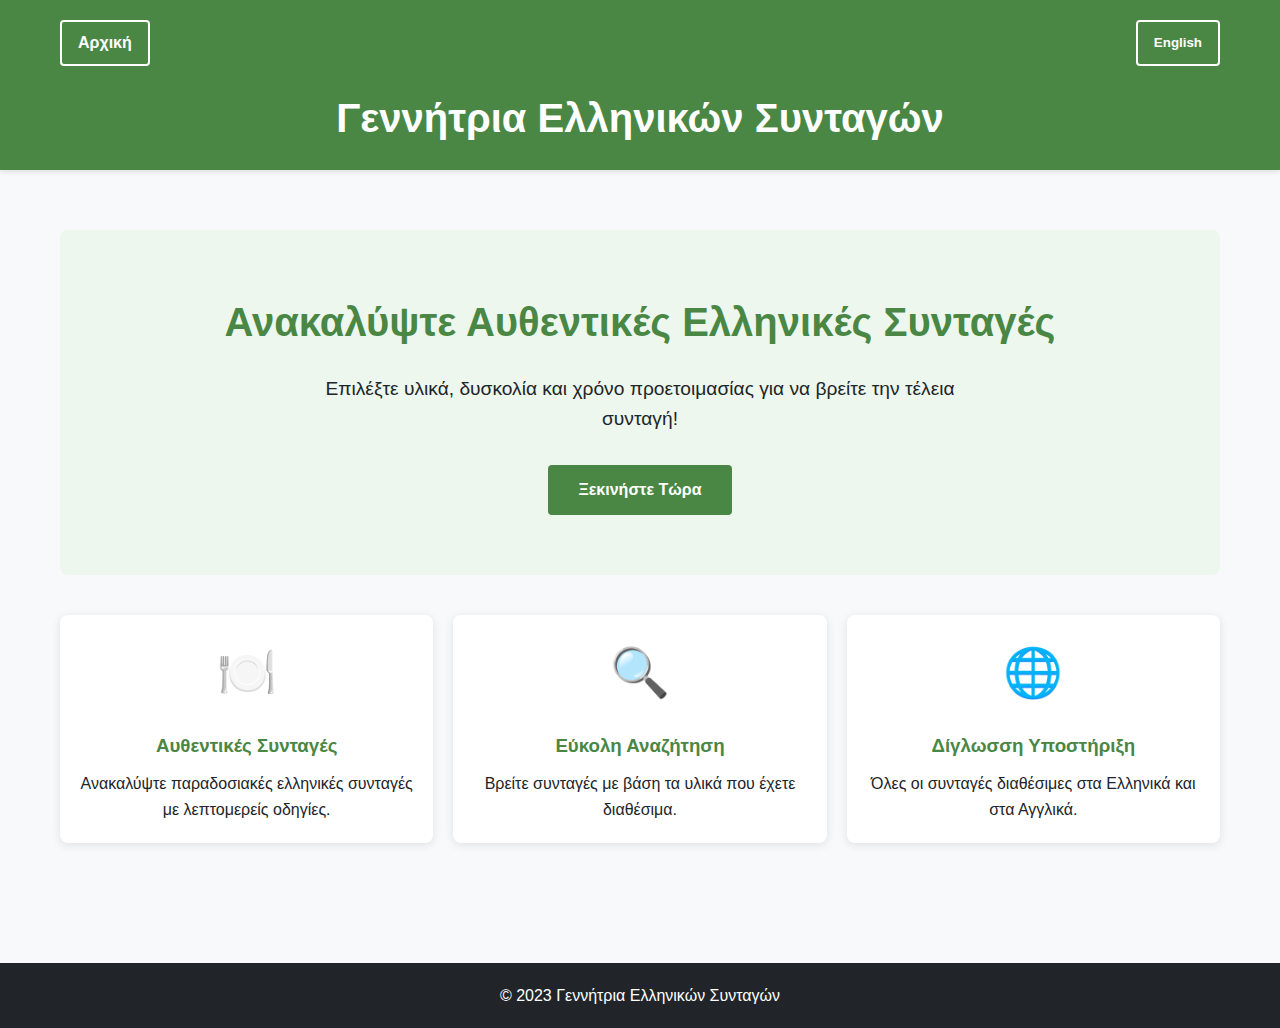
<file: index.html>
<!DOCTYPE html>
<html lang="el">
<head>
    <meta charset="UTF-8">
    <meta name="viewport" content="width=device-width, initial-scale=1.0">
    <title>Γεννήτρια Ελληνικών Συνταγών</title>
    <link rel="stylesheet" href="styles.css">
</head>
<body>
    <header>
        <div class="container">
            <nav>
                <a href="index.html" id="homeBtn" class="nav-button">Αρχική</a>
                <button id="languageToggle" class="language-toggle">English</button>
            </nav>
            <h1>Γεννήτρια Ελληνικών Συνταγών</h1>
        </div>
    </header>

    <main>
        <div class="container">
            <section class="hero-section">
                <h2 class="hero-title">Ανακαλύψτε Αυθεντικές Ελληνικές Συνταγές</h2>
                <p class="hero-description">Επιλέξτε υλικά, δυσκολία και χρόνο προετοιμασίας για να βρείτε την τέλεια συνταγή!</p>
                <a href="recipes.html" class="hero-button">Ξεκινήστε Τώρα</a>
            </section>
            
            <section class="features-section">
                <div class="feature">
                    <div class="feature-icon">🍽️</div>
                    <h3>Αυθεντικές Συνταγές</h3>
                    <p>Ανακαλύψτε παραδοσιακές ελληνικές συνταγές με λεπτομερείς οδηγίες.</p>
                </div>
                
                <div class="feature">
                    <div class="feature-icon">🔍</div>
                    <h3>Εύκολη Αναζήτηση</h3>
                    <p>Βρείτε συνταγές με βάση τα υλικά που έχετε διαθέσιμα.</p>
                </div>
                
                <div class="feature">
                    <div class="feature-icon">🌐</div>
                    <h3>Δίγλωσση Υποστήριξη</h3>
                    <p>Όλες οι συνταγές διαθέσιμες στα Ελληνικά και στα Αγγλικά.</p>
                </div>
            </section>
        </div>
    </main>
    
    <footer>
        <div class="container">
            <p>&copy; 2023 Γεννήτρια Ελληνικών Συνταγών</p>
        </div>
    </footer>

    <script>
        // Simple language toggle for the home page
        let currentLanguage = 'el';
        
        document.addEventListener('DOMContentLoaded', () => {
            const languageToggle = document.getElementById('languageToggle');
            
            // Set default language based on browser or previous selection
            const savedLanguage = localStorage.getItem('language');
            if (savedLanguage) {
                currentLanguage = savedLanguage;
                updateLanguage();
            }
            
            // Language toggle button
            languageToggle.addEventListener('click', () => {
                currentLanguage = currentLanguage === 'el' ? 'en' : 'el';
                localStorage.setItem('language', currentLanguage);
                updateLanguage();
            });
        });
        
        function updateLanguage() {
            const translations = {
                homeBtn: { el: 'Αρχική', en: 'Home' },
                languageToggle: { el: 'English', en: 'Ελληνικά' },
                title: { el: 'Γεννήτρια Ελληνικών Συνταγών', en: 'Greek Recipe Generator' },
                heroTitle: { el: 'Ανακαλύψτε Αυθεντικές Ελληνικές Συνταγές', en: 'Discover Authentic Greek Recipes' },
                heroDescription: { 
                    el: 'Επιλέξτε υλικά, δυσκολία και χρόνο προετοιμασίας για να βρείτε την τέλεια συνταγή!', 
                    en: 'Select ingredients, difficulty, and preparation time to find the perfect recipe!' 
                },
                heroButton: { el: 'Ξεκινήστε Τώρα', en: 'Start Now' },
                featureTitle1: { el: 'Αυθεντικές Συνταγές', en: 'Authentic Recipes' },
                featureDesc1: { 
                    el: 'Ανακαλύψτε παραδοσιακές ελληνικές συνταγές με λεπτομερείς οδηγίες.', 
                    en: 'Discover traditional Greek recipes with detailed instructions.' 
                },
                featureTitle2: { el: 'Εύκολη Αναζήτηση', en: 'Easy Search' },
                featureDesc2: { 
                    el: 'Βρείτε συνταγές με βάση τα υλικά που έχετε διαθέσιμα.', 
                    en: 'Find recipes based on the ingredients you have available.' 
                },
                featureTitle3: { el: 'Δίγλωσση Υποστήριξη', en: 'Bilingual Support' },
                featureDesc3: { 
                    el: 'Όλες οι συνταγές διαθέσιμες στα Ελληνικά και στα Αγγλικά.', 
                    en: 'All recipes available in both Greek and English.' 
                },
                footer: { el: '© 2023 Γεννήτρια Ελληνικών Συνταγών', en: '© 2023 Greek Recipe Generator' }
            };
            
            // Update page title
            document.title = translations.title[currentLanguage];
            
            // Update navigation
            document.getElementById('homeBtn').textContent = translations.homeBtn[currentLanguage];
            document.getElementById('languageToggle').textContent = translations.languageToggle[currentLanguage];
            
            // Update header
            document.querySelector('h1').textContent = translations.title[currentLanguage];
            
            // Update hero section
            document.querySelector('.hero-title').textContent = translations.heroTitle[currentLanguage];
            document.querySelector('.hero-description').textContent = translations.heroDescription[currentLanguage];
            document.querySelector('.hero-button').textContent = translations.heroButton[currentLanguage];
            
            // Update features
            const featureTitles = document.querySelectorAll('.feature h3');
            const featureDescs = document.querySelectorAll('.feature p');
            
            featureTitles[0].textContent = translations.featureTitle1[currentLanguage];
            featureDescs[0].textContent = translations.featureDesc1[currentLanguage];
            
            featureTitles[1].textContent = translations.featureTitle2[currentLanguage];
            featureDescs[1].textContent = translations.featureDesc2[currentLanguage];
            
            featureTitles[2].textContent = translations.featureTitle3[currentLanguage];
            featureDescs[2].textContent = translations.featureDesc3[currentLanguage];
            
            // Update footer
            document.querySelector('footer p').textContent = translations.footer[currentLanguage];
            
            // Update html lang attribute
            document.documentElement.lang = currentLanguage;
        }
    </script>
</body>
</html>
</file>
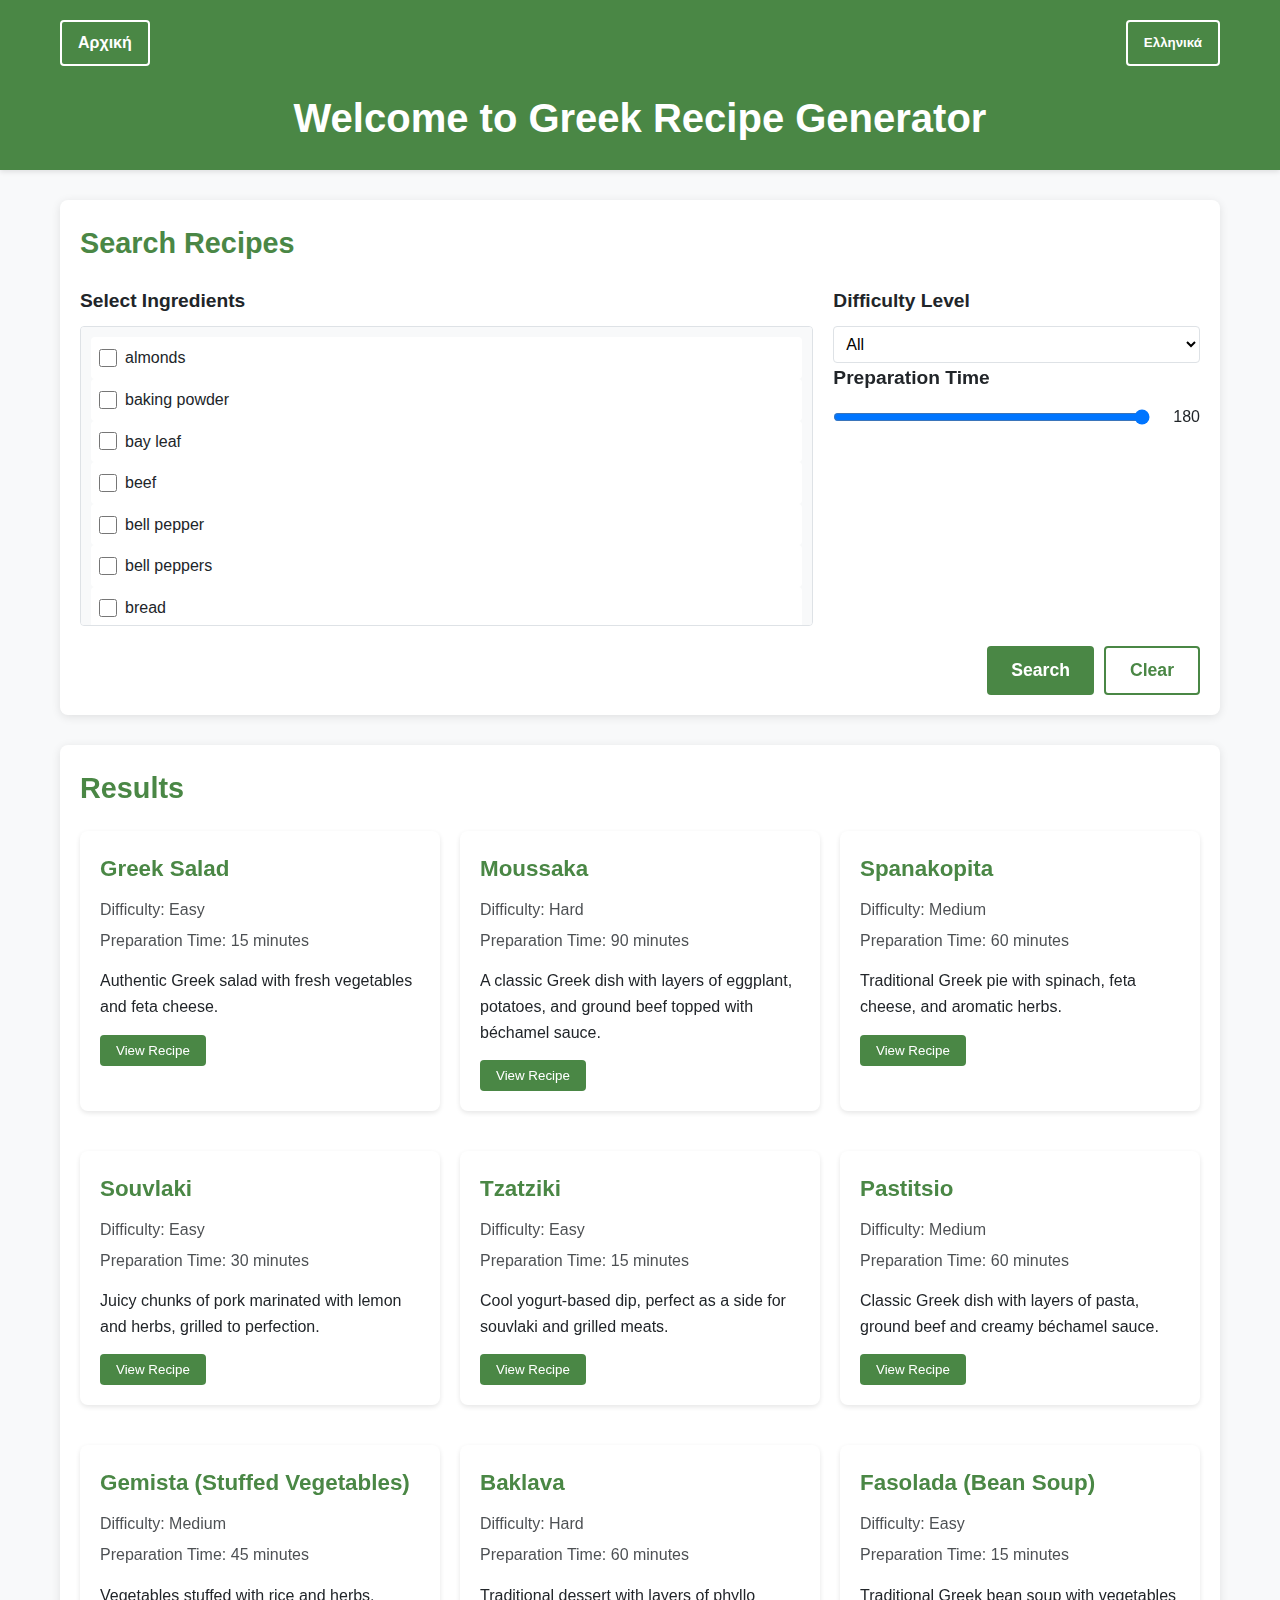
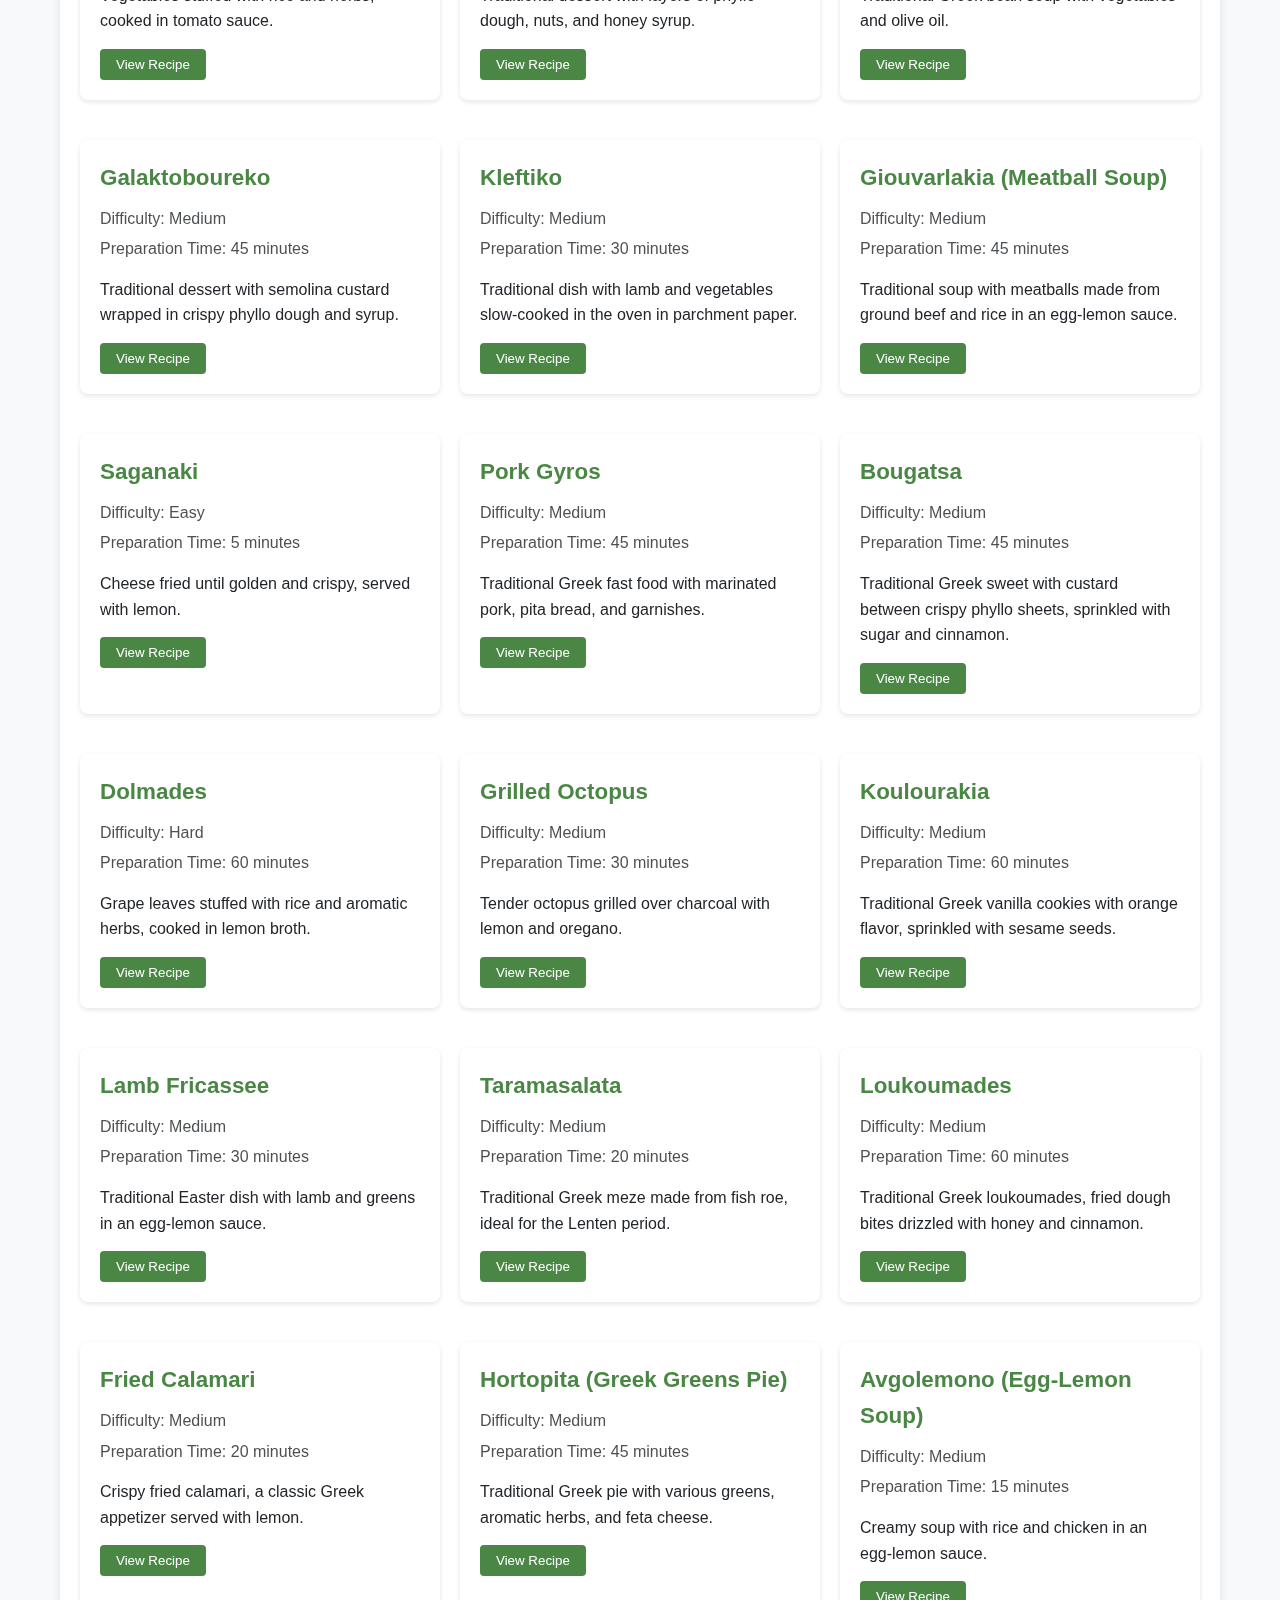
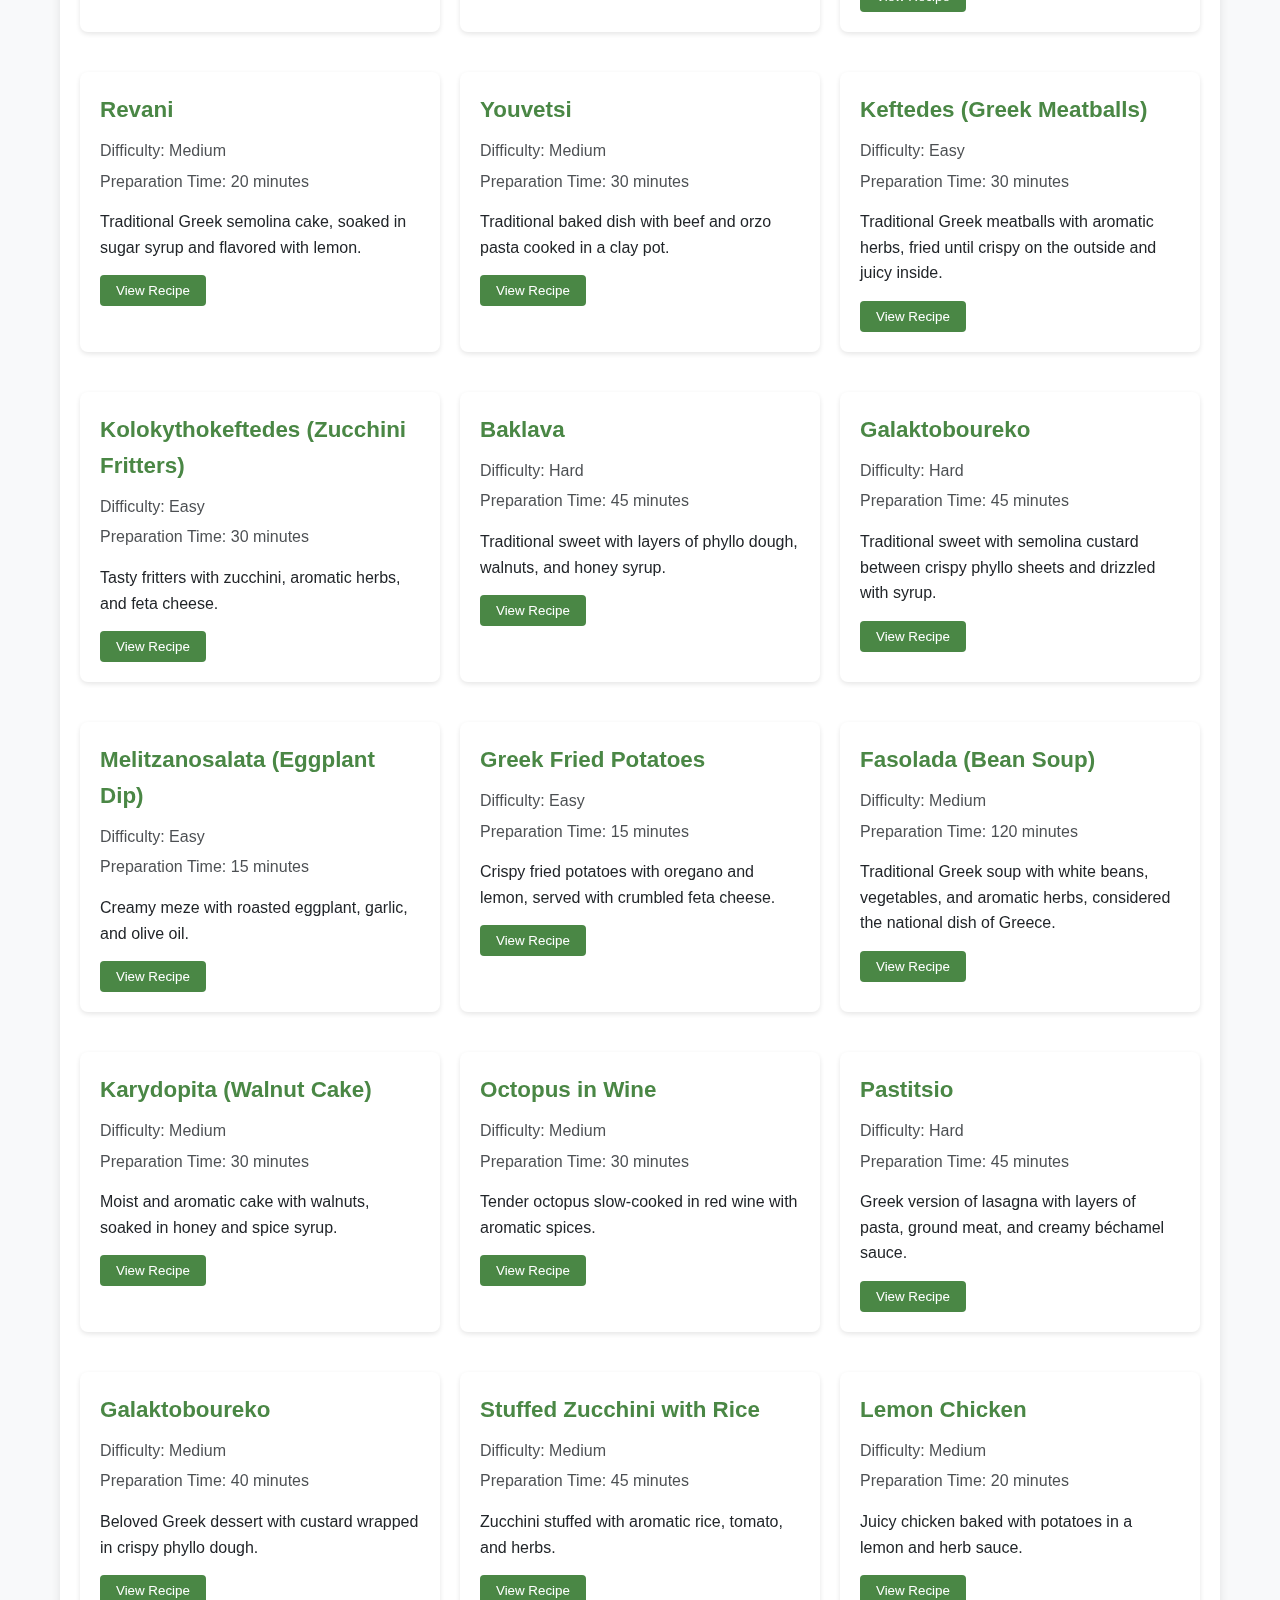
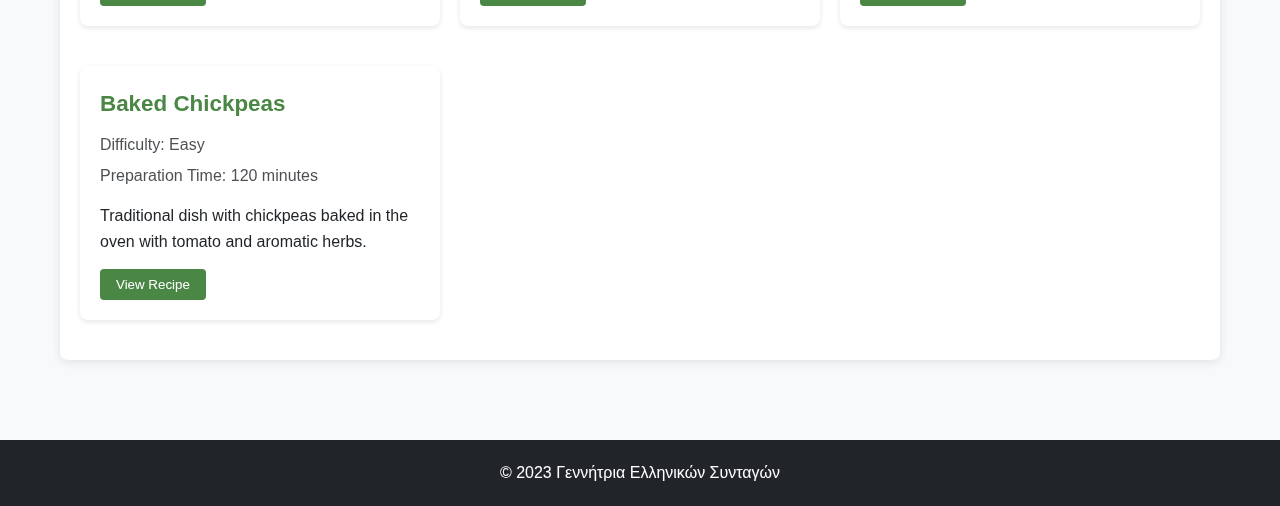
<file: recipes.html>
<!DOCTYPE html>
<html lang="el">
<head>
    <meta charset="UTF-8">
    <meta name="viewport" content="width=device-width, initial-scale=1.0">
    <title>Γεννήτρια Ελληνικών Συνταγών</title>
    <link rel="stylesheet" href="styles.css">
</head>
<body>
    <header>
        <div class="container">
            <nav>
                <a href="index.html" id="homeBtn" class="nav-button">Αρχική</a>
                <button id="language-toggle" class="language-toggle">English</button>
            </nav>
            <h1 class="site-title">Γεννήτρια Ελληνικών Συνταγών</h1>
        </div>
    </header>

    <main>
        <div class="container">
            <section class="search-section">
                <h2 class="search-title">Αναζήτηση Συνταγών</h2>
                
                <form id="search-form" class="search-container">
                    <div class="search-filters">
                        <div class="ingredients-filter">
                            <h3 class="ingredients-title">Επιλέξτε Υλικά</h3>
                            <div id="ingredients-container" class="ingredients-list">
                                <!-- Ingredients will be populated via JavaScript -->
                            </div>
                        </div>
                        
                        <div class="additional-filters">
                            <div class="difficulty-filter">
                                <h3 class="difficulty-title">Δυσκολία</h3>
                                <select id="difficulty-select" class="difficulty-select">
                                    <!-- Options will be populated via JavaScript -->
                                </select>
                            </div>
                            
                            <div class="time-filter">
                                <h3 class="prep-time-title">Χρόνος Προετοιμασίας</h3>
                                <div class="time-range-container">
                                    <input type="range" id="prep-time-range" min="0" max="180" value="180">
                                    <span id="prep-time-value">180</span>
                                </div>
                            </div>
                        </div>
                    </div>
                    
                    <div class="button-group">
                        <button type="submit" id="search-btn" class="search-button">Αναζήτηση</button>
                        <button type="button" id="clear-btn" class="clear-button">Καθαρισμός</button>
                    </div>
                </form>
            </section>
            
            <section class="results-section">
                <h2 class="results-title">Αποτελέσματα</h2>
                <div id="recipe-results" class="results-container">
                    <!-- Recipe results will be displayed here -->
                </div>
            </section>
        </div>
    </main>
    
    <footer>
        <div class="container">
            <p>&copy; 2023 Γεννήτρια Ελληνικών Συνταγών</p>
        </div>
    </footer>

    <script src="recipes.js"></script>
</body>
</html>
</file>
<file: styles.css>
/* Main Styles for Greek Recipes App */
:root {
    --primary-color: #4a8745;
    --secondary-color: #357a30;
    --accent-color: #fd7e14;
    --light-color: #f8f9fa;
    --dark-color: #212529;
    --border-color: #dee2e6;
    --greek-green: #4a8745;
    --greek-light-green: #edf7ed;
    --greek-white: #ffffff;
    --font-family: 'Segoe UI', Tahoma, Geneva, Verdana, sans-serif;
}

* {
    margin: 0;
    padding: 0;
    box-sizing: border-box;
}

body {
    font-family: var(--font-family);
    line-height: 1.6;
    color: var(--dark-color);
    background-color: var(--light-color);
}

.container {
    width: 100%;
    max-width: 1200px;
    margin: 0 auto;
    padding: 0 20px;
}

/* Header styles */
header {
    background-color: var(--greek-green);
    color: white;
    padding: 20px 0;
    box-shadow: 0 2px 5px rgba(0, 0, 0, 0.1);
}

header .container {
    display: flex;
    flex-direction: column;
    align-items: center;
}

nav {
    display: flex;
    justify-content: space-between;
    width: 100%;
    margin-bottom: 20px;
}

.nav-button, .language-toggle {
    background: none;
    border: 2px solid white;
    border-radius: 4px;
    color: white;
    padding: 8px 16px;
    font-weight: 600;
    text-decoration: none;
    cursor: pointer;
    transition: all 0.3s ease;
}

.nav-button:hover, .language-toggle:hover {
    background-color: white;
    color: var(--greek-green);
}

header h1 {
    text-align: center;
    font-size: 2.5rem;
    margin: 0;
}

/* Home page styles */
.hero-section {
    text-align: center;
    padding: 60px 20px;
    background-color: var(--greek-light-green);
    border-radius: 8px;
    margin: 30px 0;
}

.hero-title {
    font-size: 2.5rem;
    margin-bottom: 20px;
    color: var(--greek-green);
}

.hero-description {
    font-size: 1.2rem;
    max-width: 700px;
    margin: 0 auto 30px;
}

.hero-button {
    display: inline-block;
    background-color: var(--greek-green);
    color: white;
    padding: 12px 30px;
    border-radius: 4px;
    text-decoration: none;
    font-weight: 600;
    transition: all 0.3s ease;
}

.hero-button:hover {
    background-color: var(--secondary-color);
    transform: translateY(-2px);
}

.features-section {
    display: flex;
    flex-wrap: wrap;
    justify-content: space-between;
    margin: 40px 0;
    gap: 20px;
}

.feature {
    flex: 1;
    min-width: 300px;
    background-color: white;
    border-radius: 8px;
    padding: 20px;
    box-shadow: 0 2px 10px rgba(0, 0, 0, 0.1);
    text-align: center;
}

.feature-icon {
    font-size: 3rem;
    margin-bottom: 20px;
}

.feature h3 {
    color: var(--greek-green);
    margin-bottom: 10px;
}

/* Recipes page styles */
main {
    padding: 30px 0;
}

.search-section {
    background-color: white;
    border-radius: 8px;
    padding: 20px;
    box-shadow: 0 2px 10px rgba(0, 0, 0, 0.1);
    margin-bottom: 30px;
}

.search-title, .results-title {
    color: var(--greek-green);
    font-size: 1.8rem;
    margin-bottom: 20px;
}

.search-container {
    display: flex;
    flex-direction: column;
    gap: 20px;
}

.search-filters {
    display: flex;
    flex-wrap: wrap;
    gap: 20px;
}

.ingredients-filter {
    flex: 2;
    min-width: 300px;
}

.additional-filters {
    flex: 1;
    min-width: 300px;
}

.ingredients-title, .difficulty-title, .prep-time-title {
    font-size: 1.2rem;
    margin-bottom: 10px;
    color: var(--dark-color);
}

.ingredients-list {
    max-height: 300px;
    overflow-y: auto;
    border: 1px solid var(--border-color);
    border-radius: 4px;
    padding: 10px;
    background-color: var(--light-color);
}

.ingredient-label {
    display: flex;
    align-items: center;
    gap: 8px;
    padding: 8px;
    border-radius: 4px;
    background-color: white;
    transition: background-color 0.2s;
    cursor: pointer;
}

.ingredient-label:hover {
    background-color: var(--greek-light-green);
}

.ingredient-checkbox {
    width: 18px;
    height: 18px;
    cursor: pointer;
}

.ingredient-text {
    cursor: pointer;
    user-select: none;
}

.difficulty-select {
    width: 100%;
    padding: 8px;
    border: 1px solid var(--border-color);
    border-radius: 4px;
    font-size: 1rem;
    background-color: white;
}

.time-range-container {
    display: flex;
    align-items: center;
    gap: 10px;
}

#prep-time-range {
    flex: 1;
}

#prep-time-value {
    min-width: 40px;
    text-align: right;
}

.button-group {
    display: flex;
    gap: 10px;
    justify-content: flex-end;
}

.search-button, .clear-button {
    padding: 12px 24px;
    border-radius: 4px;
    font-size: 1.1rem;
    font-weight: 600;
    cursor: pointer;
    transition: all 0.3s ease;
}

.search-button {
    background-color: var(--greek-green);
    color: white;
    border: none;
}

.search-button:hover {
    background-color: var(--secondary-color);
    transform: translateY(-2px);
}

.clear-button {
    background-color: white;
    color: var(--greek-green);
    border: 2px solid var(--greek-green);
}

.clear-button:hover {
    background-color: var(--greek-light-green);
    transform: translateY(-2px);
}

/* Results section styles */
.results-section {
    background-color: white;
    border-radius: 8px;
    padding: 20px;
    box-shadow: 0 2px 10px rgba(0, 0, 0, 0.1);
}

.results-container {
    display: grid;
    grid-template-columns: repeat(auto-fill, minmax(300px, 1fr));
    gap: 20px;
}

.recipe-card {
    background-color: white;
    border-radius: 8px;
    padding: 20px;
    margin-bottom: 20px;
    box-shadow: 0 2px 5px rgba(0, 0, 0, 0.1);
    transition: transform 0.3s ease;
}

.recipe-card:hover {
    transform: translateY(-5px);
}

.recipe-card h3 {
    color: var(--greek-green);
    margin-bottom: 10px;
    font-size: 1.4rem;
}

.recipe-difficulty, .recipe-time {
    color: var(--dark-color);
    opacity: 0.8;
    margin-bottom: 5px;
}

.recipe-description {
    margin: 15px 0;
}

.view-recipe-btn {
    background-color: var(--greek-green);
    color: white;
    border: none;
    padding: 8px 16px;
    border-radius: 4px;
    cursor: pointer;
    transition: background-color 0.3s ease;
}

.view-recipe-btn:hover {
    background-color: var(--secondary-color);
}

/* Modal styles */
.recipe-modal {
    position: fixed;
    top: 0;
    left: 0;
    width: 100%;
    height: 100%;
    background-color: rgba(0, 0, 0, 0.5);
    display: flex;
    justify-content: center;
    align-items: center;
    z-index: 1000;
}

.recipe-modal-content {
    background-color: white;
    border-radius: 8px;
    padding: 30px;
    max-width: 800px;
    width: 90%;
    max-height: 90vh;
    overflow-y: auto;
    position: relative;
}

.close-modal {
    position: absolute;
    top: 15px;
    right: 15px;
    font-size: 24px;
    cursor: pointer;
    color: var(--dark-color);
    opacity: 0.5;
    transition: opacity 0.3s ease;
}

.close-modal:hover {
    opacity: 1;
}

.recipe-info {
    margin: 20px 0;
    padding: 15px;
    background-color: var(--greek-light-green);
    border-radius: 4px;
}

.recipe-info p {
    margin-bottom: 8px;
}

.recipe-ingredients, .recipe-instructions {
    margin: 20px 0;
}

.recipe-ingredients h3, .recipe-instructions h3 {
    color: var(--greek-green);
    margin-bottom: 15px;
}

.recipe-ingredients ul, .recipe-instructions ol {
    padding-left: 20px;
}

.recipe-ingredients li, .recipe-instructions li {
    margin-bottom: 8px;
}

.no-results {
    text-align: center;
    padding: 40px;
    color: var(--dark-color);
    font-size: 1.2rem;
}

/* Footer styles */
footer {
    background-color: var(--dark-color);
    color: white;
    padding: 20px 0;
    margin-top: 50px;
    text-align: center;
}

/* Responsive styles */
@media (max-width: 768px) {
    header h1 {
        font-size: 2rem;
    }
    
    .hero-title {
        font-size: 2rem;
    }
    
    .features-section {
        flex-direction: column;
    }

    .search-filters {
        flex-direction: column;
    }

    .results-container {
        grid-template-columns: 1fr;
    }

    .recipe-modal-content {
        width: 95%;
        padding: 20px;
    }
}

@media (max-width: 480px) {
    header h1 {
        font-size: 1.5rem;
    }
    
    .hero-title {
        font-size: 1.8rem;
    }

    .search-title, .results-title {
        font-size: 1.5rem;
    }

    .search-button {
        width: 100%;
    }
}
</file>
